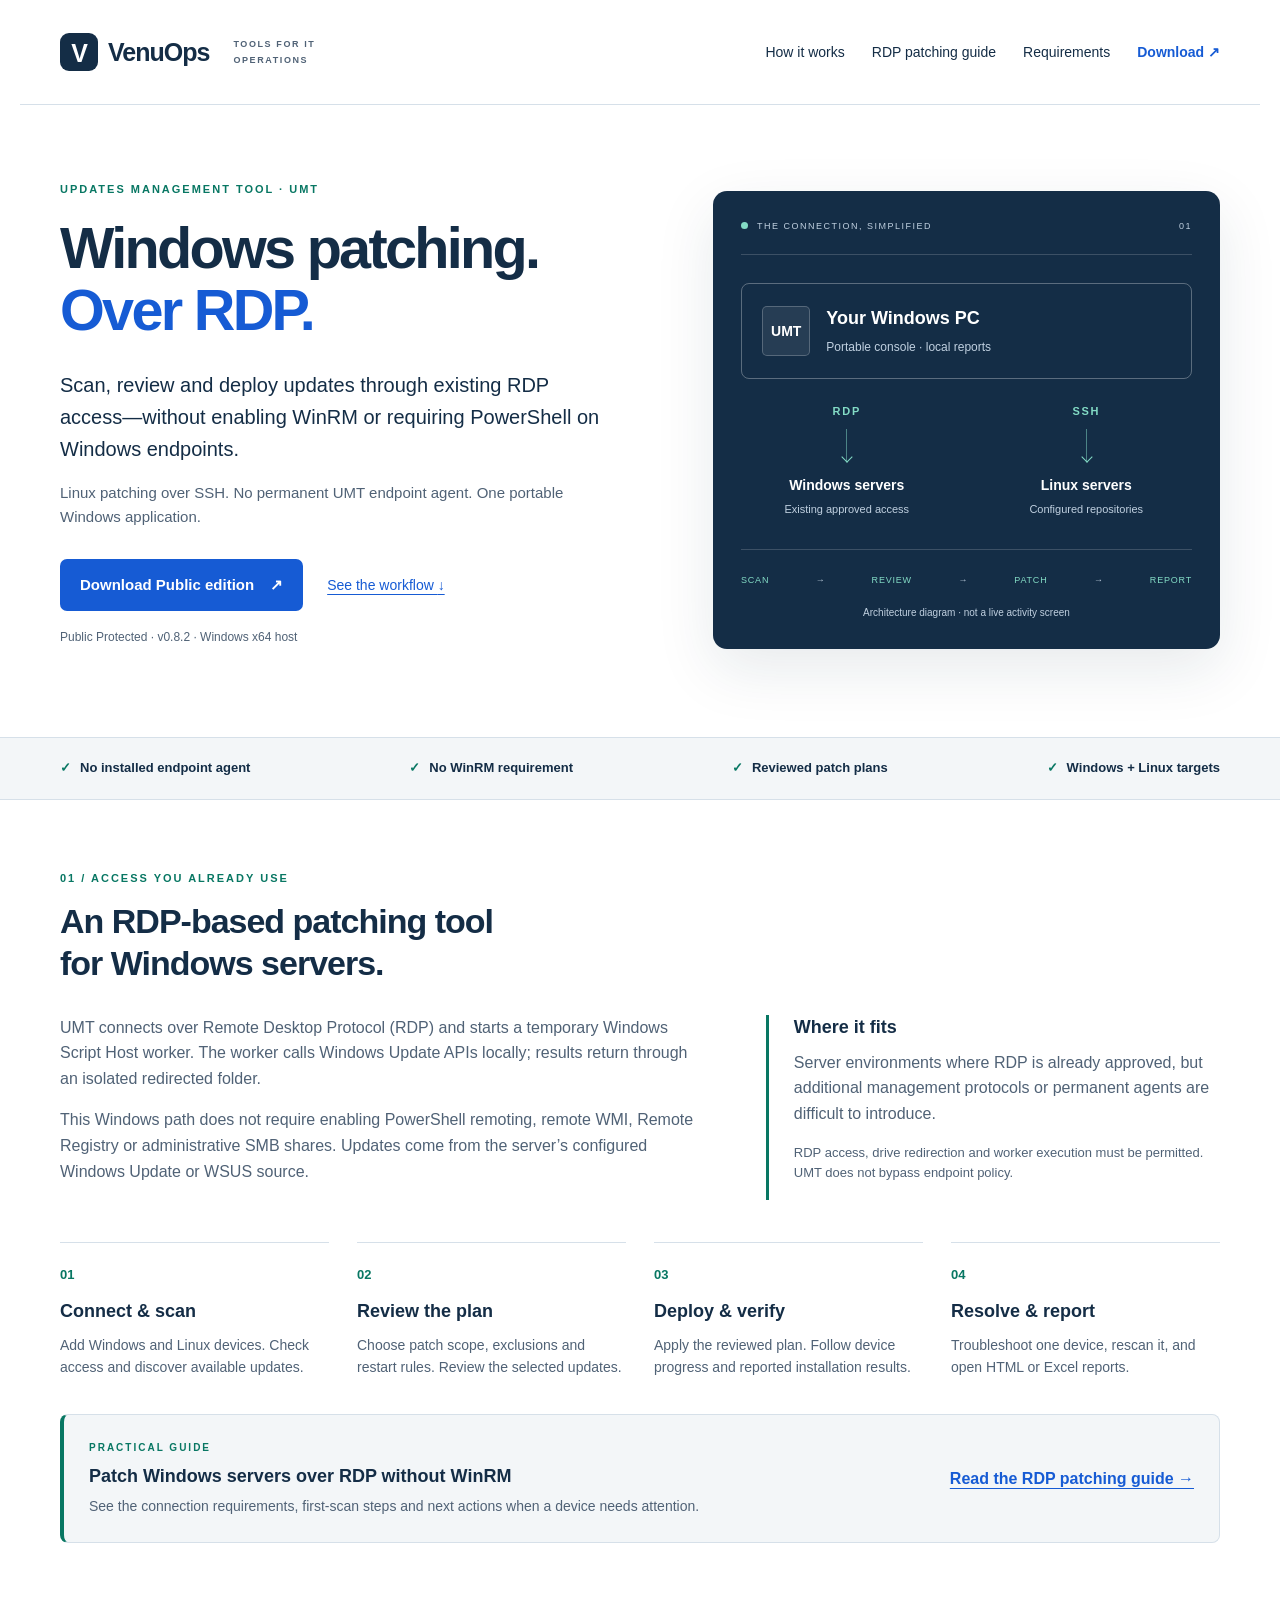
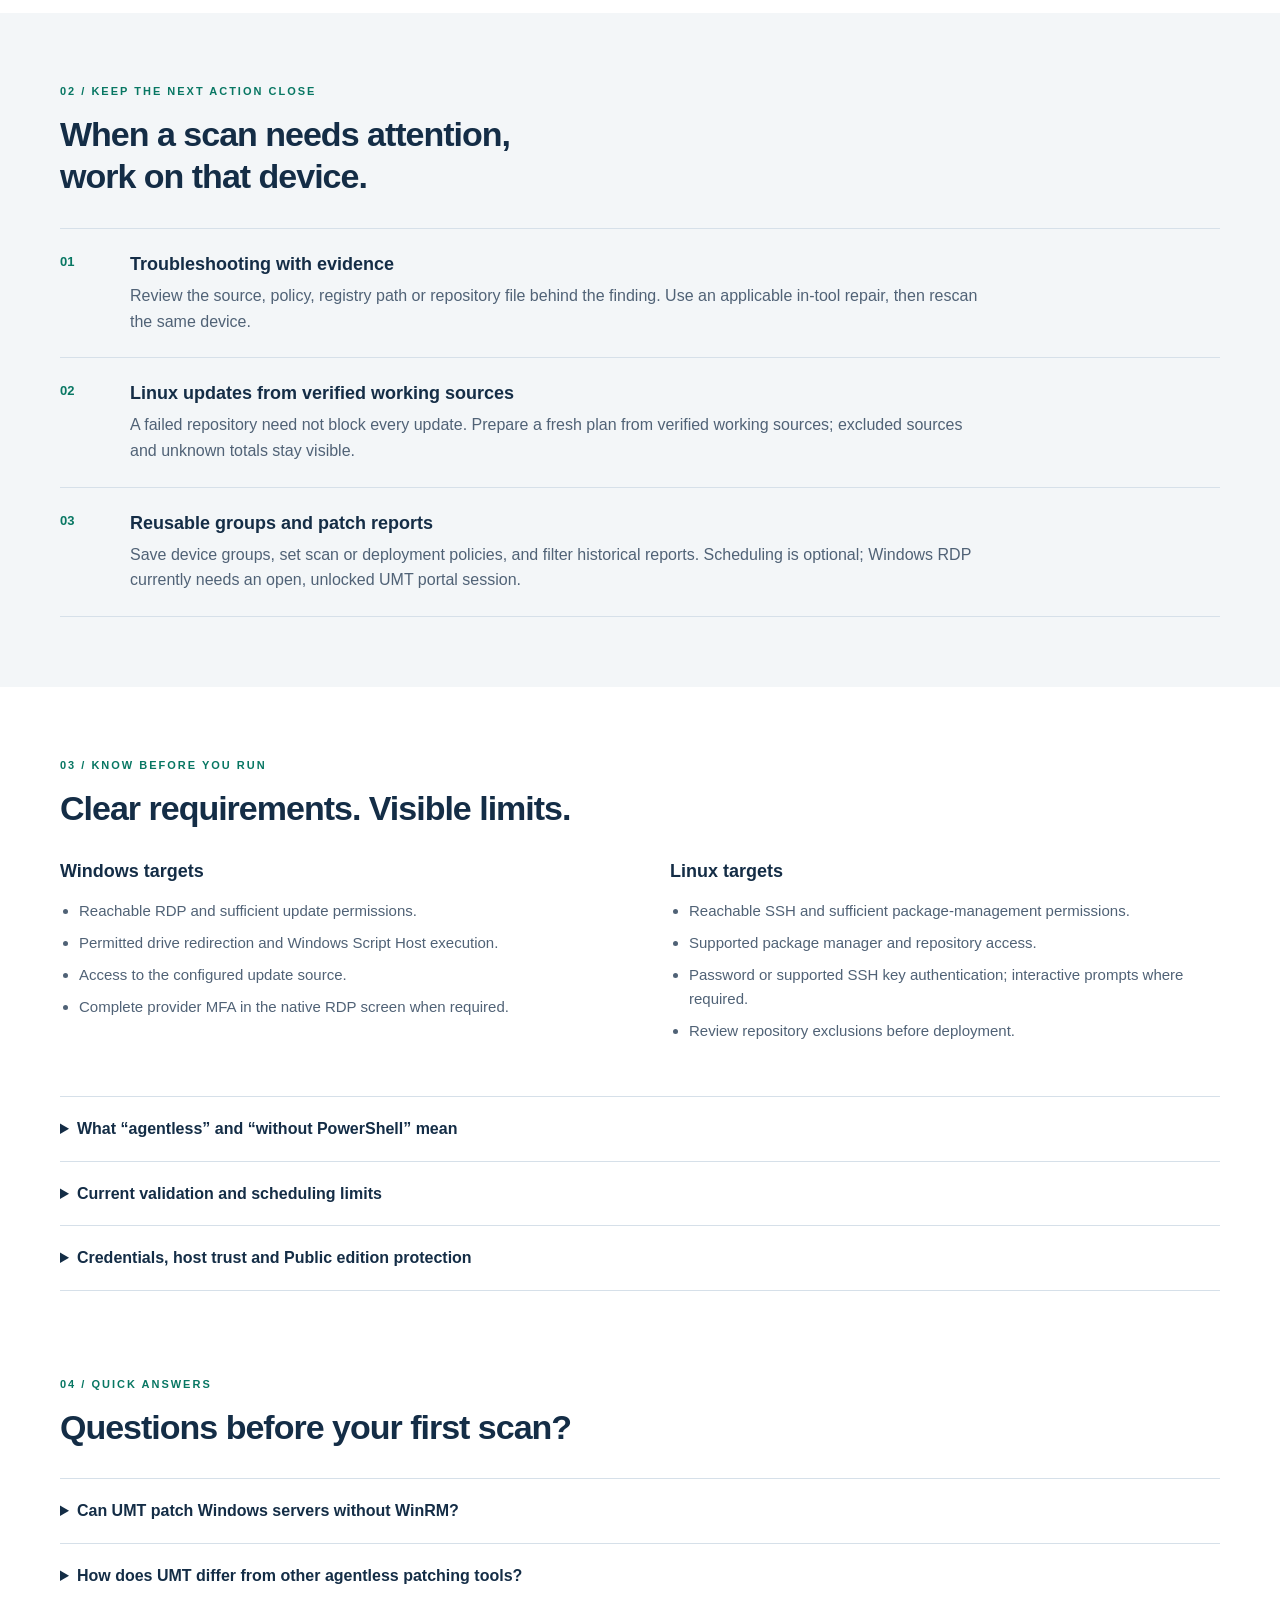
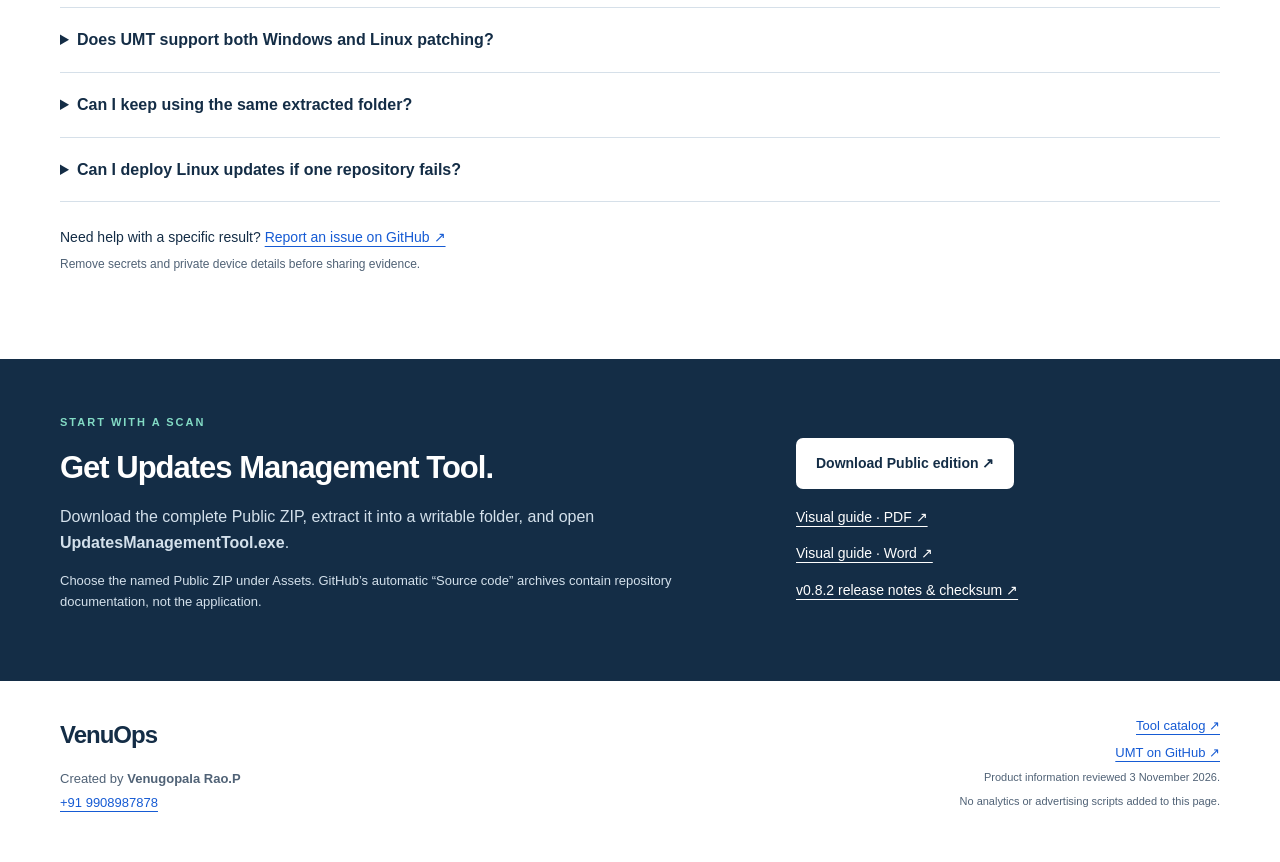
<file: index.html>
<!doctype html>
<html lang="en">
<head>
  <meta charset="utf-8">
  <meta name="viewport" content="width=device-width, initial-scale=1">
  <title>RDP-Based Patching Tool for Windows | VenuOps UMT</title>
  <meta name="description" content="VenuOps UMT is an agentless, RDP-based patching tool for Windows servers. Scan, review and deploy updates without WinRM. Linux patching over SSH.">
  <meta name="robots" content="index,follow,max-image-preview:large">
  <meta name="author" content="Venugopala Rao.P">
  <meta name="google-site-verification" content="dtUkel_ZgGdkJkmqBDtVqUcIwgSxSSlzaxHE_dK5BXY">
  <link rel="canonical" href="https://gopalumasree.github.io/Updates-Management-Tool/">
  <meta property="og:type" content="website">
  <meta property="og:site_name" content="VenuOps">
  <meta property="og:title" content="RDP-Based Patching Tool for Windows | VenuOps UMT">
  <meta property="og:description" content="Meet UMT: portable patch management with reviewed deployment, per-device troubleshooting and local reports. No permanent UMT endpoint agent.">
  <meta property="og:url" content="https://gopalumasree.github.io/Updates-Management-Tool/">
  <meta name="twitter:card" content="summary">
  <meta name="theme-color" content="#142d46">
  <link rel="icon" href="icon.svg" type="image/svg+xml">
  <link rel="stylesheet" href="style.css">
  <link rel="stylesheet" href="guide.css">
  <script type="application/ld+json">
  {"@context":"https://schema.org","@graph":[{"@type":"WebSite","@id":"https://gopalumasree.github.io/Updates-Management-Tool/#website","url":"https://gopalumasree.github.io/Updates-Management-Tool/","name":"VenuOps UMT","alternateName":"Updates Management Tool"},{"@type":"SoftwareApplication","@id":"https://gopalumasree.github.io/Updates-Management-Tool/#umt","name":"Updates Management Tool (UMT)","alternateName":"VenuOps UMT","url":"https://gopalumasree.github.io/Updates-Management-Tool/","applicationCategory":"UtilitiesApplication","operatingSystem":"Windows x64","softwareVersion":"0.8.2","description":"Portable Windows application for agentless Windows patching over RDP and Linux patching over SSH, with reviewed deployment, troubleshooting, groups and reports.","downloadUrl":"https://github.com/gopalumasree/Updates-Management-Tool/releases/latest","releaseNotes":"https://github.com/gopalumasree/Updates-Management-Tool/releases/tag/v0.8.2","creator":{"@type":"Person","name":"Venugopala Rao.P"},"sameAs":"https://github.com/gopalumasree/Updates-Management-Tool"}]}
  </script>
</head>
<body>
<a class="skip" href="#main">Skip to content</a>
<header class="wrap topbar">
  <a class="brand" href="./" aria-label="VenuOps home"><span class="mark">V</span> VenuOps<span class="brand-note">TOOLS FOR IT OPERATIONS</span></a>
  <nav aria-label="Main navigation"><a href="#how-it-works">How it works</a><a href="rdp-patching-guide.html">RDP patching guide</a><a href="#requirements">Requirements</a><a class="nav-download" href="#download">Download ↗</a></nav>
</header>
<main id="main">
<section class="hero wrap">
  <div class="hero-copy">
    <p class="eyebrow">UPDATES MANAGEMENT TOOL · UMT</p>
    <h1>Windows patching.<br><span>Over RDP.</span></h1>
    <p class="lead">Scan, review and deploy updates through existing RDP access—without enabling WinRM or requiring PowerShell on Windows endpoints.</p>
    <p class="sublead">Linux patching over SSH. No permanent UMT endpoint agent. One portable Windows application.</p>
    <div class="actions"><a class="button primary" href="https://github.com/gopalumasree/Updates-Management-Tool/releases/latest">Download Public edition <span aria-hidden="true">↗</span></a><a class="text-link" href="#how-it-works">See the workflow <span aria-hidden="true">↓</span></a></div>
    <p class="version">Public Protected · v0.8.2 · Windows x64 host</p>
  </div>
  <div class="connection" role="img" aria-label="Connection diagram: UMT on a Windows PC connects to Windows servers over RDP and Linux servers over SSH. Both feed a reviewed plan and local reports.">
    <div class="diagram-head"><span class="light"></span> THE CONNECTION, SIMPLIFIED <span>01</span></div>
    <div class="host"><span class="host-icon">UMT</span><div><strong>Your Windows PC</strong><span>Portable console · local reports</span></div></div>
    <div class="routes"><div><span class="route-label">RDP</span><span class="route-line"></span><strong>Windows servers</strong><small>Existing approved access</small></div><div><span class="route-label">SSH</span><span class="route-line"></span><strong>Linux servers</strong><small>Configured repositories</small></div></div>
    <div class="diagram-foot"><span>SCAN</span><i>→</i><span>REVIEW</span><i>→</i><span>PATCH</span><i>→</i><span>REPORT</span></div>
    <p>Architecture diagram · not a live activity screen</p>
  </div>
</section>
<section class="proof-strip"><div class="wrap"><span>No installed endpoint agent</span><span>No WinRM requirement</span><span>Reviewed patch plans</span><span>Windows + Linux targets</span></div></section>
<section class="wrap section" id="how-it-works">
  <div class="section-heading"><p class="eyebrow">01 / ACCESS YOU ALREADY USE</p><h2>An RDP-based patching tool<br>for Windows servers.</h2></div>
  <div class="explain-grid"><div><p>UMT connects over Remote Desktop Protocol (RDP) and starts a temporary Windows Script Host worker. The worker calls Windows Update APIs locally; results return through an isolated redirected folder.</p><p>This Windows path does not require enabling PowerShell remoting, remote WMI, Remote Registry or administrative SMB shares. Updates come from the server’s configured Windows Update or WSUS source.</p></div><aside><h3>Where it fits</h3><p>Server environments where RDP is already approved, but additional management protocols or permanent agents are difficult to introduce.</p><p class="small">RDP access, drive redirection and worker execution must be permitted. UMT does not bypass endpoint policy.</p></aside></div>
  <ol class="workflow"><li><span>01</span><h3>Connect & scan</h3><p>Add Windows and Linux devices. Check access and discover available updates.</p></li><li><span>02</span><h3>Review the plan</h3><p>Choose patch scope, exclusions and restart rules. Review the selected updates.</p></li><li><span>03</span><h3>Deploy & verify</h3><p>Apply the reviewed plan. Follow device progress and reported installation results.</p></li><li><span>04</span><h3>Resolve & report</h3><p>Troubleshoot one device, rescan it, and open HTML or Excel reports.</p></li></ol>
  <aside class="guide-card"><div><p class="eyebrow">PRACTICAL GUIDE</p><h3>Patch Windows servers over RDP without WinRM</h3><p>See the connection requirements, first-scan steps and next actions when a device needs attention.</p></div><a href="rdp-patching-guide.html">Read the RDP patching guide →</a></aside>
</section>
<section class="tinted"><div class="wrap section">
  <div class="section-heading"><p class="eyebrow">02 / KEEP THE NEXT ACTION CLOSE</p><h2>When a scan needs attention,<br>work on that device.</h2></div>
  <div class="feature-rows"><article><span>01</span><div><h3>Troubleshooting with evidence</h3><p>Review the source, policy, registry path or repository file behind the finding. Use an applicable in-tool repair, then rescan the same device.</p></div></article><article><span>02</span><div><h3>Linux updates from verified working sources</h3><p>A failed repository need not block every update. Prepare a fresh plan from verified working sources; excluded sources and unknown totals stay visible.</p></div></article><article><span>03</span><div><h3>Reusable groups and patch reports</h3><p>Save device groups, set scan or deployment policies, and filter historical reports. Scheduling is optional; Windows RDP currently needs an open, unlocked UMT portal session.</p></div></article></div>
</div></section>
<section class="wrap section" id="requirements">
  <div class="section-heading"><p class="eyebrow">03 / KNOW BEFORE YOU RUN</p><h2>Clear requirements. Visible limits.</h2></div>
  <div class="requirements"><article><h3>Windows targets</h3><ul><li>Reachable RDP and sufficient update permissions.</li><li>Permitted drive redirection and Windows Script Host execution.</li><li>Access to the configured update source.</li><li>Complete provider MFA in the native RDP screen when required.</li></ul></article><article><h3>Linux targets</h3><ul><li>Reachable SSH and sufficient package-management permissions.</li><li>Supported package manager and repository access.</li><li>Password or supported SSH key authentication; interactive prompts where required.</li><li>Review repository exclusions before deployment.</li></ul></article></div>
  <details><summary>What “agentless” and “without PowerShell” mean</summary><p>No permanent UMT agent is installed on endpoints. A temporary worker still executes on the Windows server using <code>cscript</code>, Windows Update APIs and local WMI checks. The tool PC uses a bundled PowerShell runtime. No endpoint PowerShell or PowerShell-remoting setup is required for this RDP patching path.</p></details>
  <details><summary>Current validation and scheduling limits</summary><p>Release 0.8.2 passed automated regression, package-integrity and native-startup checks within the documented scope. Live deployment, installed-service lifecycle, logged-out scheduling and cross-PC credential migration acceptance remain pending. A broader saved-credential test process stopped before completion; simulated scheduler tests passed separately.</p><p>Windows RDP/MFA work currently requires an unlocked portal session. Old duplicate scheduler registrations are not automatically removed. Start with a scan-only trial and read <code>docs/VALIDATION.txt</code> in the release.</p></details>
  <details><summary>Credentials, host trust and Public edition protection</summary><p>Saved access is encrypted and Windows/account-bound. Use Backup / move and Restore for migration, then validate access. Reports and operational data remain local unless you choose to share them.</p><p>Current SSH host keys and RDP certificates are automatically accepted; SSH fingerprints and changes are recorded. Check the bundled privacy and authentication documentation against your requirements.</p><p>The Public edition checks owner-signed application files for modification. Normal use needs no owner passphrase. This is application integrity protection, not Windows Authenticode signing or a guarantee against reverse engineering. Public availability does not make the application source open source.</p></details>
</section>
<section class="wrap section faq" id="help">
  <div class="section-heading"><p class="eyebrow">04 / QUICK ANSWERS</p><h2>Questions before your first scan?</h2></div>
  <details><summary>Can UMT patch Windows servers without WinRM?</summary><p>Yes. Its Windows patching path uses RDP to start a local worker and exchange results. You do not need to enable WinRM or PowerShell remoting. RDP, drive redirection and worker execution must already be permitted.</p></details>
  <details><summary>How does UMT differ from other agentless patching tools?</summary><p>The connection method is the distinction. <a href="https://docs.pdq.com/current-version/Deploy/windows-services.htm">PDQ Deploy documents administrative-share transfer and a temporary target service</a>. <a href="https://help.ivanti.com/iv/help/en_US/isec/vNow/Topics/Configuring-Agentless-Patch-Management.htm">Ivanti Security Controls documents file sharing and Remote Registry for agentless scans</a>. UMT uses an RDP session for its Windows path. These are architectural differences, not a claim that UMT replaces every enterprise feature.</p></details>
  <details><summary>Does UMT support both Windows and Linux patching?</summary><p>UMT runs on a Windows x64 PC and manages Windows targets over RDP and Linux targets over SSH. It is not a native Linux desktop application. Available patch choices depend on the target operating system and package manager.</p></details>
  <details><summary>Can I keep using the same extracted folder?</summary><p>Yes. Retain the folder to keep local configuration, run reports and history. Use New scan for a fresh run, or rescan a single device when appropriate. Resume applies to interrupted deployments. Use the protected migration workflow when moving saved access to another machine.</p></details>
  <details><summary>Can I deploy Linux updates if one repository fails?</summary><p>UMT can prepare a new plan using freshly verified working sources. Review the excluded source and selected packages before deployment. Cached or merely observed packages are not automatically a verified deployment plan, and whole-device pending totals may remain unknown.</p></details>
  <p class="help-link">Need help with a specific result? <a href="https://github.com/gopalumasree/Updates-Management-Tool/issues">Report an issue on GitHub ↗</a> <span>Remove secrets and private device details before sharing evidence.</span></p>
</section>
<section class="download-band" id="download"><div class="wrap download-layout"><div><p class="eyebrow">START WITH A SCAN</p><h2>Get Updates Management Tool.</h2><p>Download the complete Public ZIP, extract it into a writable folder, and open <strong>UpdatesManagementTool.exe</strong>.</p><p class="small">Choose the named Public ZIP under Assets. GitHub’s automatic “Source code” archives contain repository documentation, not the application.</p></div><div class="download-actions"><a class="button light-button" href="https://github.com/gopalumasree/Updates-Management-Tool/releases/latest">Download Public edition ↗</a><a href="https://github.com/gopalumasree/Updates-Management-Tool/releases/download/v0.8.2/UMT-0.8.2-Visual-Use-Guide.pdf">Visual guide · PDF ↗</a><a href="https://github.com/gopalumasree/Updates-Management-Tool/releases/download/v0.8.2/UMT-0.8.2-Visual-Use-Guide.docx">Visual guide · Word ↗</a><a href="https://github.com/gopalumasree/Updates-Management-Tool/releases/tag/v0.8.2">v0.8.2 release notes & checksum ↗</a></div></div></section>
</main>
<footer class="wrap"><div><strong>VenuOps</strong><p>Created by <b>Venugopala Rao.P</b><br><a href="tel:+919908987878">+91 9908987878</a></p></div><div class="footer-links"><a href="https://github.com/gopalumasree/VenuOps">Tool catalog ↗</a><a href="https://github.com/gopalumasree/Updates-Management-Tool">UMT on GitHub ↗</a><span>Product information reviewed 3 November 2026.</span><span>No analytics or advertising scripts added to this page.</span></div></footer>
</body>
</html>
</file>
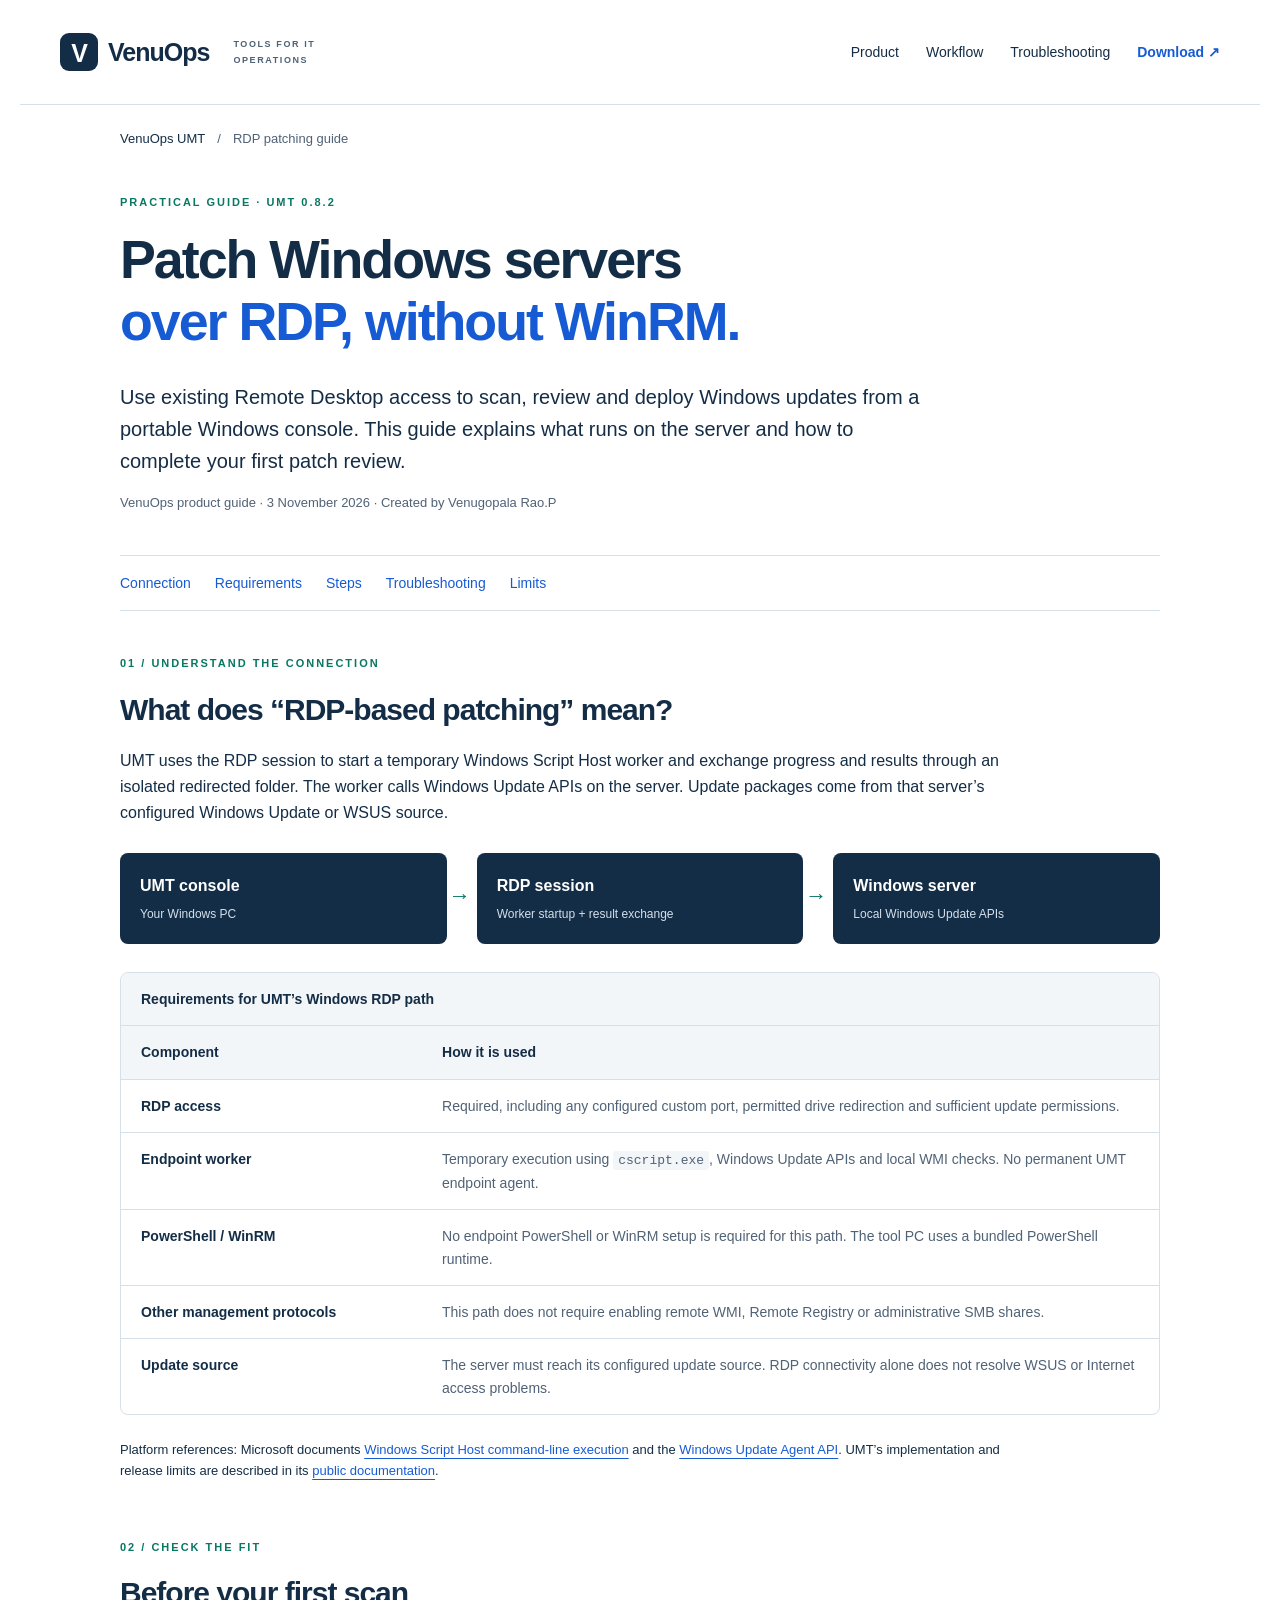
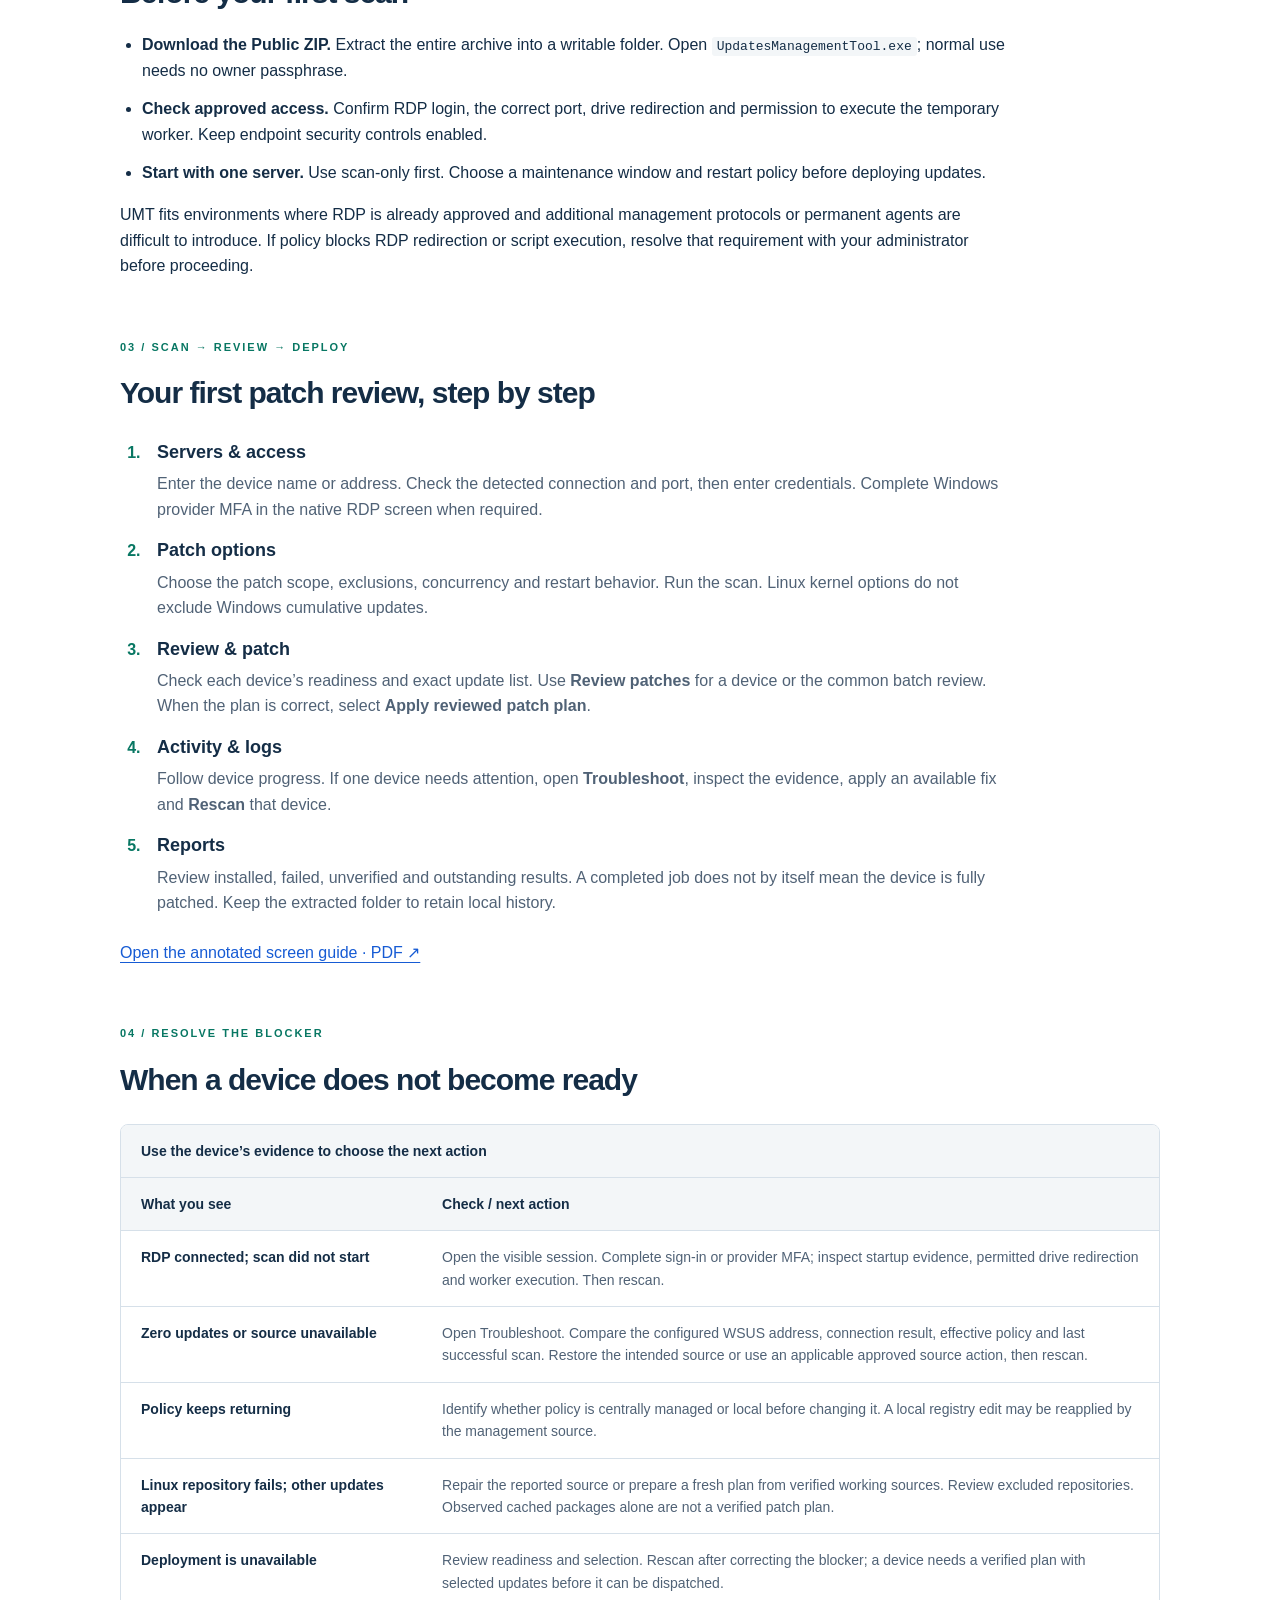
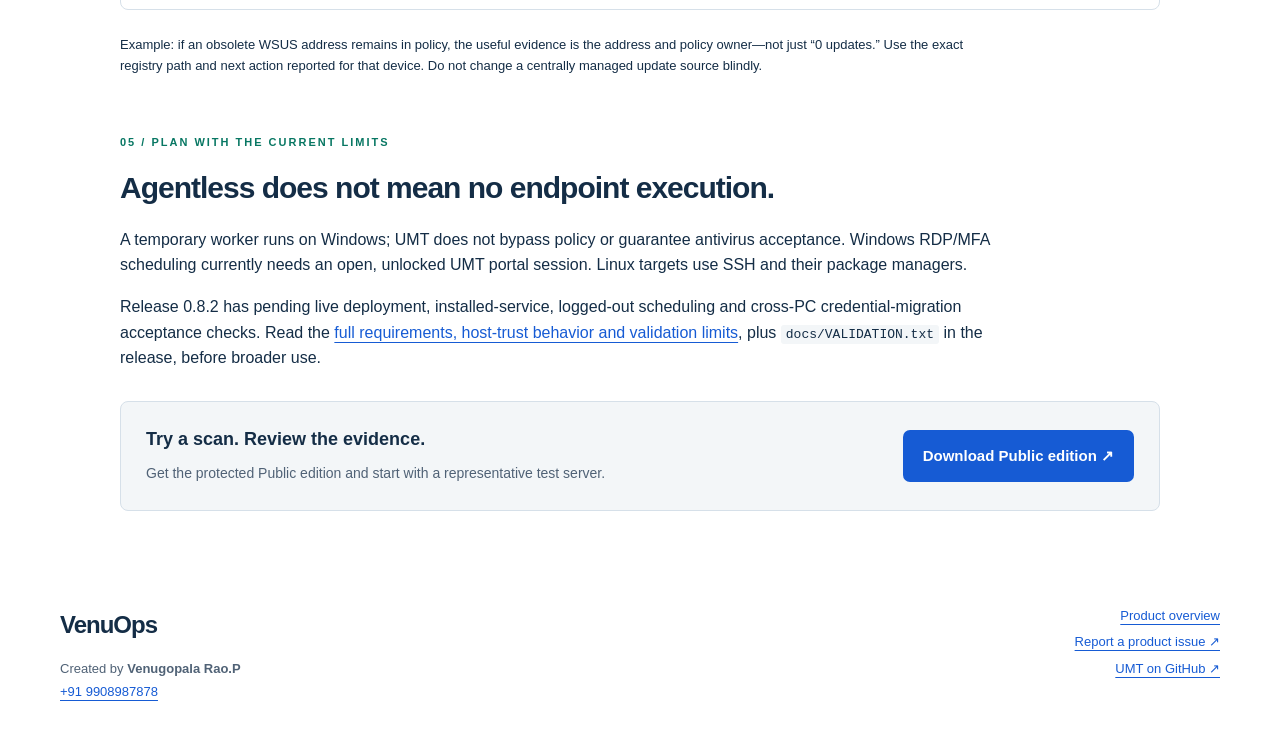
<file: rdp-patching-guide.html>
<!doctype html>
<html lang="en">
<head>
  <meta charset="utf-8">
  <meta name="viewport" content="width=device-width, initial-scale=1">
  <title>Patch Windows Servers over RDP without WinRM: UMT Guide</title>
  <meta name="description" content="How VenuOps UMT patches Windows servers through RDP: requirements, the scan-to-deployment workflow, Windows Update/WSUS troubleshooting and current limits.">
  <meta name="robots" content="index,follow,max-image-preview:large">
  <link rel="canonical" href="https://gopalumasree.github.io/Updates-Management-Tool/rdp-patching-guide.html">
  <meta property="og:type" content="article">
  <meta property="og:site_name" content="VenuOps">
  <meta property="og:title" content="Patch Windows Servers over RDP without WinRM: UMT Guide">
  <meta property="og:description" content="Understand the connection, check requirements, review patches and troubleshoot one device at a time.">
  <meta property="og:url" content="https://gopalumasree.github.io/Updates-Management-Tool/rdp-patching-guide.html">
  <meta name="twitter:card" content="summary">
  <meta name="theme-color" content="#142d46">
  <link rel="icon" href="icon.svg" type="image/svg+xml">
  <link rel="stylesheet" href="style.css">
  <link rel="stylesheet" href="guide.css">
  <script type="application/ld+json">
  {"@context":"https://schema.org","@graph":[{"@type":"TechArticle","headline":"Patch Windows servers over RDP without WinRM","description":"Requirements, architecture, scan-to-deployment workflow and troubleshooting for VenuOps UMT 0.8.2.","url":"https://gopalumasree.github.io/Updates-Management-Tool/rdp-patching-guide.html","mainEntityOfPage":"https://gopalumasree.github.io/Updates-Management-Tool/rdp-patching-guide.html","datePublished":"2026-11-03","dateModified":"2026-11-03","author":{"@type":"Organization","name":"VenuOps","url":"https://github.com/gopalumasree/VenuOps"},"about":{"@id":"https://gopalumasree.github.io/Updates-Management-Tool/#umt"}},{"@type":"BreadcrumbList","itemListElement":[{"@type":"ListItem","position":1,"name":"VenuOps UMT","item":"https://gopalumasree.github.io/Updates-Management-Tool/"},{"@type":"ListItem","position":2,"name":"RDP patching guide","item":"https://gopalumasree.github.io/Updates-Management-Tool/rdp-patching-guide.html"}]}]}
  </script>
</head>
<body>
<a class="skip" href="#main">Skip to content</a>
<header class="wrap topbar">
  <a class="brand" href="./" aria-label="VenuOps home"><span class="mark">V</span> VenuOps<span class="brand-note">TOOLS FOR IT OPERATIONS</span></a>
  <nav aria-label="Main navigation"><a href="./">Product</a><a href="#workflow">Workflow</a><a href="#troubleshooting">Troubleshooting</a><a class="nav-download" href="./#download">Download ↗</a></nav>
</header>
<main id="main" class="wrap guide">
  <nav class="breadcrumbs" aria-label="Breadcrumb"><a href="./">VenuOps UMT</a><span aria-hidden="true">/</span><span>RDP patching guide</span></nav>
  <article>
    <header class="guide-intro">
      <p class="eyebrow">PRACTICAL GUIDE · UMT 0.8.2</p>
      <h1>Patch Windows servers<br><span>over RDP, without WinRM.</span></h1>
      <p class="lead">Use existing Remote Desktop access to scan, review and deploy Windows updates from a portable Windows console. This guide explains what runs on the server and how to complete your first patch review.</p>
      <p class="small">VenuOps product guide · 3 November 2026 · Created by Venugopala Rao.P</p>
    </header>
    <nav class="guide-toc" aria-label="Guide sections"><a href="#connection">Connection</a><a href="#before-you-start">Requirements</a><a href="#workflow">Steps</a><a href="#troubleshooting">Troubleshooting</a><a href="#limits">Limits</a></nav>

    <section class="guide-section" id="connection">
      <p class="eyebrow">01 / UNDERSTAND THE CONNECTION</p>
      <h2>What does “RDP-based patching” mean?</h2>
      <p>UMT uses the RDP session to start a temporary Windows Script Host worker and exchange progress and results through an isolated redirected folder. The worker calls Windows Update APIs on the server. Update packages come from that server’s configured Windows Update or WSUS source.</p>
      <ol class="route-flow" aria-label="Windows patching architecture"><li><strong>UMT console</strong><span>Your Windows PC</span></li><li><strong>RDP session</strong><span>Worker startup + result exchange</span></li><li><strong>Windows server</strong><span>Local Windows Update APIs</span></li></ol>
      <div class="table-scroll"><table class="guide-table"><caption>Requirements for UMT’s Windows RDP path</caption><thead><tr><th scope="col">Component</th><th scope="col">How it is used</th></tr></thead><tbody>
        <tr><th scope="row">RDP access</th><td>Required, including any configured custom port, permitted drive redirection and sufficient update permissions.</td></tr>
        <tr><th scope="row">Endpoint worker</th><td>Temporary execution using <code>cscript.exe</code>, Windows Update APIs and local WMI checks. No permanent UMT endpoint agent.</td></tr>
        <tr><th scope="row">PowerShell / WinRM</th><td>No endpoint PowerShell or WinRM setup is required for this path. The tool PC uses a bundled PowerShell runtime.</td></tr>
        <tr><th scope="row">Other management protocols</th><td>This path does not require enabling remote WMI, Remote Registry or administrative SMB shares.</td></tr>
        <tr><th scope="row">Update source</th><td>The server must reach its configured update source. RDP connectivity alone does not resolve WSUS or Internet access problems.</td></tr>
      </tbody></table></div>
      <p class="small">Platform references: Microsoft documents <a href="https://learn.microsoft.com/en-us/windows-server/administration/windows-commands/cscript">Windows Script Host command-line execution</a> and the <a href="https://learn.microsoft.com/en-us/windows/desktop/Wua_Sdk/portal-client">Windows Update Agent API</a>. UMT’s implementation and release limits are described in its <a href="https://github.com/gopalumasree/Updates-Management-Tool">public documentation</a>.</p>
    </section>

    <section class="guide-section" id="before-you-start">
      <p class="eyebrow">02 / CHECK THE FIT</p>
      <h2>Before your first scan</h2>
      <ul class="check-list"><li><strong>Download the Public ZIP.</strong> Extract the entire archive into a writable folder. Open <code>UpdatesManagementTool.exe</code>; normal use needs no owner passphrase.</li><li><strong>Check approved access.</strong> Confirm RDP login, the correct port, drive redirection and permission to execute the temporary worker. Keep endpoint security controls enabled.</li><li><strong>Start with one server.</strong> Use scan-only first. Choose a maintenance window and restart policy before deploying updates.</li></ul>
      <p>UMT fits environments where RDP is already approved and additional management protocols or permanent agents are difficult to introduce. If policy blocks RDP redirection or script execution, resolve that requirement with your administrator before proceeding.</p>
    </section>

    <section class="guide-section" id="workflow">
      <p class="eyebrow">03 / SCAN → REVIEW → DEPLOY</p>
      <h2>Your first patch review, step by step</h2>
      <ol class="guide-steps"><li><h3>Servers &amp; access</h3><p>Enter the device name or address. Check the detected connection and port, then enter credentials. Complete Windows provider MFA in the native RDP screen when required.</p></li><li><h3>Patch options</h3><p>Choose the patch scope, exclusions, concurrency and restart behavior. Run the scan. Linux kernel options do not exclude Windows cumulative updates.</p></li><li><h3>Review &amp; patch</h3><p>Check each device’s readiness and exact update list. Use <strong>Review patches</strong> for a device or the common batch review. When the plan is correct, select <strong>Apply reviewed patch plan</strong>.</p></li><li><h3>Activity &amp; logs</h3><p>Follow device progress. If one device needs attention, open <strong>Troubleshoot</strong>, inspect the evidence, apply an available fix and <strong>Rescan</strong> that device.</p></li><li><h3>Reports</h3><p>Review installed, failed, unverified and outstanding results. A completed job does not by itself mean the device is fully patched. Keep the extracted folder to retain local history.</p></li></ol>
      <p><a href="https://github.com/gopalumasree/Updates-Management-Tool/releases/download/v0.8.2/UMT-0.8.2-Visual-Use-Guide.pdf">Open the annotated screen guide · PDF ↗</a></p>
    </section>

    <section class="guide-section" id="troubleshooting">
      <p class="eyebrow">04 / RESOLVE THE BLOCKER</p>
      <h2>When a device does not become ready</h2>
      <div class="table-scroll"><table class="guide-table"><caption>Use the device’s evidence to choose the next action</caption><thead><tr><th scope="col">What you see</th><th scope="col">Check / next action</th></tr></thead><tbody>
        <tr><th scope="row">RDP connected; scan did not start</th><td>Open the visible session. Complete sign-in or provider MFA; inspect startup evidence, permitted drive redirection and worker execution. Then rescan.</td></tr>
        <tr><th scope="row">Zero updates or source unavailable</th><td>Open Troubleshoot. Compare the configured WSUS address, connection result, effective policy and last successful scan. Restore the intended source or use an applicable approved source action, then rescan.</td></tr>
        <tr><th scope="row">Policy keeps returning</th><td>Identify whether policy is centrally managed or local before changing it. A local registry edit may be reapplied by the management source.</td></tr>
        <tr><th scope="row">Linux repository fails; other updates appear</th><td>Repair the reported source or prepare a fresh plan from verified working sources. Review excluded repositories. Observed cached packages alone are not a verified patch plan.</td></tr>
        <tr><th scope="row">Deployment is unavailable</th><td>Review readiness and selection. Rescan after correcting the blocker; a device needs a verified plan with selected updates before it can be dispatched.</td></tr>
      </tbody></table></div>
      <p class="small">Example: if an obsolete WSUS address remains in policy, the useful evidence is the address and policy owner—not just “0 updates.” Use the exact registry path and next action reported for that device. Do not change a centrally managed update source blindly.</p>
    </section>

    <section class="guide-section" id="limits">
      <p class="eyebrow">05 / PLAN WITH THE CURRENT LIMITS</p>
      <h2>Agentless does not mean no endpoint execution.</h2>
      <p>A temporary worker runs on Windows; UMT does not bypass policy or guarantee antivirus acceptance. Windows RDP/MFA scheduling currently needs an open, unlocked UMT portal session. Linux targets use SSH and their package managers.</p>
      <p>Release 0.8.2 has pending live deployment, installed-service, logged-out scheduling and cross-PC credential-migration acceptance checks. Read the <a href="./#requirements">full requirements, host-trust behavior and validation limits</a>, plus <code>docs/VALIDATION.txt</code> in the release, before broader use.</p>
      <div class="guide-cta"><div><h3>Try a scan. Review the evidence.</h3><p>Get the protected Public edition and start with a representative test server.</p></div><a class="button primary" href="https://github.com/gopalumasree/Updates-Management-Tool/releases/latest">Download Public edition ↗</a></div>
    </section>
  </article>
</main>
<footer class="wrap"><div><strong>VenuOps</strong><p>Created by <b>Venugopala Rao.P</b><br><a href="tel:+919908987878">+91 9908987878</a></p></div><div class="footer-links"><a href="./">Product overview</a><a href="https://github.com/gopalumasree/Updates-Management-Tool/issues">Report a product issue ↗</a><a href="https://github.com/gopalumasree/Updates-Management-Tool">UMT on GitHub ↗</a></div></footer>
</body>
</html>
</file>
<file: style.css>
:root{--ink:#142d46;--blue:#165bd4;--teal:#087763;--muted:#506276;--line:#d6e0e9;--paper:#fff;--tint:#f3f6f8}*{box-sizing:border-box}html{scroll-behavior:smooth;scroll-padding-top:24px}body{margin:0;color:var(--ink);background:var(--paper);font-family:Segoe UI,Arial,sans-serif;font-size:16px;line-height:1.6}a{color:var(--blue);text-underline-offset:4px}a:hover{text-decoration-thickness:2px}a:focus-visible,summary:focus-visible{outline:3px solid #d98b1d;outline-offset:5px;border-radius:4px}.wrap{max-width:1240px;margin:auto;padding-left:40px;padding-right:40px}.skip{position:absolute;top:-100px;left:16px;background:white;padding:12px;z-index:10}.skip:focus{top:12px}.topbar{display:flex;align-items:center;justify-content:space-between;min-height:105px;border-bottom:1px solid var(--line);gap:24px}.brand{display:flex;align-items:center;gap:10px;text-decoration:none;color:var(--ink);font-size:25px;font-weight:750;letter-spacing:-1px}.mark{display:grid;place-items:center;width:38px;height:38px;background:var(--ink);color:#fff;font-size:25px;border-radius:9px}.brand-note{max-width:112px;font-size:9px;letter-spacing:1.6px;margin-left:14px;line-height:1.8;font-weight:600;color:var(--muted)}nav{display:flex;gap:27px;align-items:center;font-size:14px}nav a{color:var(--ink);text-decoration:none}.nav-download{color:var(--blue);font-weight:650}.hero{display:grid;grid-template-columns:1.15fr 1fr;gap:70px;padding-top:76px;padding-bottom:78px;align-items:center}.eyebrow{font-size:11px;font-weight:750;letter-spacing:2px;margin:0 0 18px;color:var(--teal)}h1{font-size:clamp(44px,4.5vw,66px);font-weight:700;line-height:1.08;letter-spacing:-2.7px;margin:0 0 28px}h1 span{color:var(--blue)}.lead{font-size:20px;line-height:1.6;margin-bottom:16px;max-width:550px}.sublead{font-size:15px;color:var(--muted);max-width:510px}.actions{display:flex;gap:24px;align-items:center;margin-top:30px}.button{display:inline-flex;gap:16px;align-items:center;justify-content:center;text-decoration:none;font-weight:650;padding:14px 20px;border-radius:7px;font-size:15px}.primary{background:var(--blue);color:white}.primary:hover{background:#1049ad}.text-link{font-size:14px;white-space:nowrap}.version{font-size:12px;color:var(--muted);margin-top:17px}.connection{background:var(--ink);color:#fff;padding:28px;border-radius:14px;box-shadow:0 20px 60px #142d461a}.diagram-head{display:flex;align-items:center;gap:9px;font-size:9px;letter-spacing:1.5px;color:#c0d0e0;border-bottom:1px solid #ffffff2b;padding-bottom:21px}.diagram-head>span:last-child{margin-left:auto}.light{height:7px;width:7px;border-radius:50%;background:#83dbc5}.host{display:flex;align-items:center;gap:16px;border:1px solid #ffffff4d;border-radius:8px;padding:20px;margin-top:28px}.host-icon{background:#ffffff14;border:1px solid #ffffff38;padding:13px 8px;border-radius:5px;font-weight:750;font-size:14px}.host strong{display:block;font-size:18px}.host div span{font-size:12px;color:#c0d0e0}.routes{display:grid;grid-template-columns:1fr 1fr;gap:28px;text-align:center;margin-top:24px}.routes>div{display:flex;flex-direction:column;align-items:center}.route-label{color:#83dbc5;font-size:11px;letter-spacing:1.7px;font-weight:700}.route-line{height:32px;width:1px;background:#83dbc580;position:relative;margin:8px 0 13px}.route-line:after{content:'';position:absolute;bottom:0;left:-3px;width:7px;height:7px;border-right:1px solid #83dbc5;border-bottom:1px solid #83dbc5;transform:rotate(45deg)}.routes strong{font-size:14px}.routes small{font-size:11px;color:#c0d0e0;margin-top:5px}.diagram-foot{display:flex;justify-content:space-between;gap:5px;border-top:1px solid #ffffff2b;margin-top:30px;padding-top:23px;font-size:9px;letter-spacing:.8px;color:#83dbc5}.diagram-foot i{color:#c0d0e0}.connection>p{font-size:10px;color:#c0d0e0;margin:18px 0 0;text-align:center}.proof-strip{border-top:1px solid var(--line);border-bottom:1px solid var(--line);background:var(--tint)}.proof-strip>.wrap{display:flex;justify-content:space-between;gap:20px;padding-top:20px;padding-bottom:20px;font-size:13px;font-weight:650}.proof-strip span:before{content:'✓';color:var(--teal);margin-right:9px}.section{padding-top:70px;padding-bottom:70px}.section-heading{margin-bottom:30px}.section-heading .eyebrow{margin-bottom:12px}h2{font-size:34px;font-weight:650;line-height:1.25;letter-spacing:-1px;margin:0}h3{font-size:18px;line-height:1.4;margin:0 0 10px}.explain-grid{display:grid;grid-template-columns:1.4fr 1fr;gap:70px}.explain-grid p{margin:0 0 16px;color:var(--muted)}aside{border-left:3px solid var(--teal);padding-left:25px}.small{font-size:13px}.workflow{list-style:none;margin:42px 0 0;padding:0;display:grid;grid-template-columns:repeat(4,1fr);gap:28px}.workflow li{border-top:1px solid var(--line);padding-top:18px}.workflow li>span{color:var(--teal);font-size:13px;font-weight:700}.workflow h3{margin-top:12px}.workflow p{font-size:14px;color:var(--muted);margin:0}.tinted{background:var(--tint)}.feature-rows{border-top:1px solid var(--line)}.feature-rows article{display:grid;grid-template-columns:70px 1fr;padding:23px 0;border-bottom:1px solid var(--line)}.feature-rows article>span{color:var(--teal);font-size:13px;font-weight:750}.feature-rows h3{margin:0 0 6px}.feature-rows p{margin:0;color:var(--muted);max-width:850px}.requirements{display:grid;grid-template-columns:1fr 1fr;gap:60px;margin-bottom:30px}.requirements ul{padding-left:19px;color:var(--muted);font-size:15px}.requirements li{padding-bottom:8px}details{border-top:1px solid var(--line)}details:last-of-type{border-bottom:1px solid var(--line)}summary{cursor:pointer;padding:19px 32px 19px 0;font-weight:600;font-size:16px}details p{font-size:15px;color:var(--muted);max-width:1000px;margin:0 0 18px}code{font-size:13px;background:var(--tint);padding:2px 5px;border-radius:3px}.faq{padding-top:15px}.help-link{font-size:14px;margin-top:24px}.help-link span{display:block;color:var(--muted);font-size:12px;margin-top:7px}.download-band{background:var(--ink);color:white}.download-layout{display:grid;grid-template-columns:1.5fr 1fr;gap:100px;padding-top:55px;padding-bottom:55px}.download-band .eyebrow{color:#83dbc5}.download-band p{color:#d3e0eb}.download-band h2{font-size:31px}.download-actions{display:flex;flex-direction:column;align-items:flex-start;gap:14px;justify-content:center}.download-actions>a{color:white;font-size:14px}.download-actions>.light-button{color:var(--ink);background:white;margin-bottom:3px}footer{display:flex;justify-content:space-between;gap:40px;padding-top:35px;padding-bottom:35px}footer strong{font-size:24px;letter-spacing:-1px}footer p{font-size:13px;color:var(--muted);line-height:1.8}.footer-links{display:flex;flex-direction:column;align-items:flex-end;gap:6px;font-size:13px}.footer-links span{font-size:11px;color:var(--muted)}@media(max-width:1000px){.hero{gap:32px}.actions{gap:16px;flex-wrap:wrap}.brand-note{display:none}.connection{padding:22px}.explain-grid{gap:35px}.download-layout{gap:40px}.workflow{gap:18px}}@media(max-width:760px){.wrap{padding-left:24px;padding-right:24px}.topbar{min-height:84px}.brand{font-size:22px}nav{gap:16px}nav>a:not(.nav-download){display:none}.hero{grid-template-columns:1fr;padding-top:44px;padding-bottom:44px;gap:32px}h1{font-size:51px;letter-spacing:-2px}.lead{font-size:18px}.connection{max-width:520px;width:100%}.proof-strip>.wrap{display:grid;grid-template-columns:1fr 1fr;gap:14px;font-size:12px}.section{padding-top:45px;padding-bottom:45px}h2{font-size:29px}.explain-grid,.requirements,.download-layout{grid-template-columns:1fr;gap:25px}.workflow{grid-template-columns:1fr 1fr;gap:28px 22px}.feature-rows article{grid-template-columns:40px 1fr}.feature-rows p{font-size:14px}.faq{padding-top:5px}.download-layout{padding-top:40px;padding-bottom:40px}footer{flex-direction:column;gap:16px}.footer-links{align-items:flex-start}}@media(prefers-reduced-motion:reduce){html{scroll-behavior:auto}}
</file>
<file: guide.css>
.guide{max-width:1120px;padding-bottom:30px}.breadcrumbs{font-size:13px;gap:12px;flex-wrap:wrap;padding-top:24px;color:var(--muted)}.guide-intro{padding:44px 0 28px}.guide h1{font-size:clamp(37px,4.2vw,58px);line-height:1.15;letter-spacing:-2px}.guide .lead{max-width:800px}.guide-intro .small{color:var(--muted)}.guide-toc{padding:16px 0;border-top:1px solid var(--line);border-bottom:1px solid var(--line);gap:24px;flex-wrap:wrap}.guide-toc a{color:var(--blue)}.guide-section{padding:44px 0 0;scroll-margin-top:24px}.guide-section h2{font-size:30px;margin-bottom:20px;max-width:850px}.guide-section>p{max-width:880px}.route-flow{display:grid;grid-template-columns:repeat(3,1fr);gap:30px;list-style:none;padding:0;margin:28px 0}.route-flow li{position:relative;background:var(--ink);color:#fff;padding:20px;border-radius:8px}.route-flow li:not(:last-child):after{content:'→';position:absolute;right:-24px;top:25px;color:var(--teal);font-size:22px}.route-flow strong,.route-flow span{display:block}.route-flow span{font-size:12px;color:#d3e0eb;margin-top:6px}.table-scroll{overflow-x:auto;margin:25px 0;border:1px solid var(--line);border-radius:8px}.guide-table{border-collapse:collapse;width:100%;text-align:left;font-size:14px;line-height:1.6}.guide-table caption{text-align:left;background:var(--tint);padding:15px 20px;font-weight:650}.guide-table th,.guide-table td{padding:15px 20px;vertical-align:top;border-top:1px solid var(--line)}.guide-table thead{background:var(--tint)}.guide-table tbody th{width:29%;font-weight:650}.guide-table td{color:var(--muted)}.check-list{padding-left:22px;max-width:900px}.check-list li{margin:13px 0}.guide-steps{padding-left:25px;max-width:890px}.guide-steps li{padding:8px 0 8px 12px}.guide-steps li::marker{font-weight:750;color:var(--teal)}.guide-steps h3{margin:0 0 6px}.guide-steps p{margin:0;color:var(--muted)}.guide-cta{padding:25px;background:var(--tint);border:1px solid var(--line);border-radius:8px;display:flex;align-items:center;gap:25px;justify-content:space-between;margin:30px 0}.guide-cta p{margin:0;font-size:14px;color:var(--muted)}.guide-cta .button{white-space:nowrap}.guide-card{display:flex;gap:30px;justify-content:space-between;align-items:center;border:1px solid var(--line);border-left:4px solid var(--teal);border-radius:8px;padding:25px;margin-top:35px;background:var(--tint)}.guide-card p{margin:6px 0 0;color:var(--muted);font-size:14px}.guide-card h3{margin:0}.guide-card>a{flex-shrink:0;font-weight:650}.guide-card .eyebrow{margin:0 0 8px;color:var(--teal);font-size:10px}@media(max-width:760px){.breadcrumbs a,.guide-toc a{display:inline!important}.guide-intro{padding-top:32px}.guide h1{font-size:39px;letter-spacing:-1.4px}.guide-section h2{font-size:27px}.guide-toc{gap:14px 20px}.route-flow{grid-template-columns:1fr;gap:25px}.route-flow li:not(:last-child):after{content:'↓';top:auto;bottom:-28px;left:24px;right:auto}.guide-table th,.guide-table td{padding:12px}.guide-table tbody th{width:34%;min-width:115px}.guide-card,.guide-cta{align-items:flex-start;flex-direction:column;gap:18px}.guide-cta .button{white-space:normal}}
</file>
